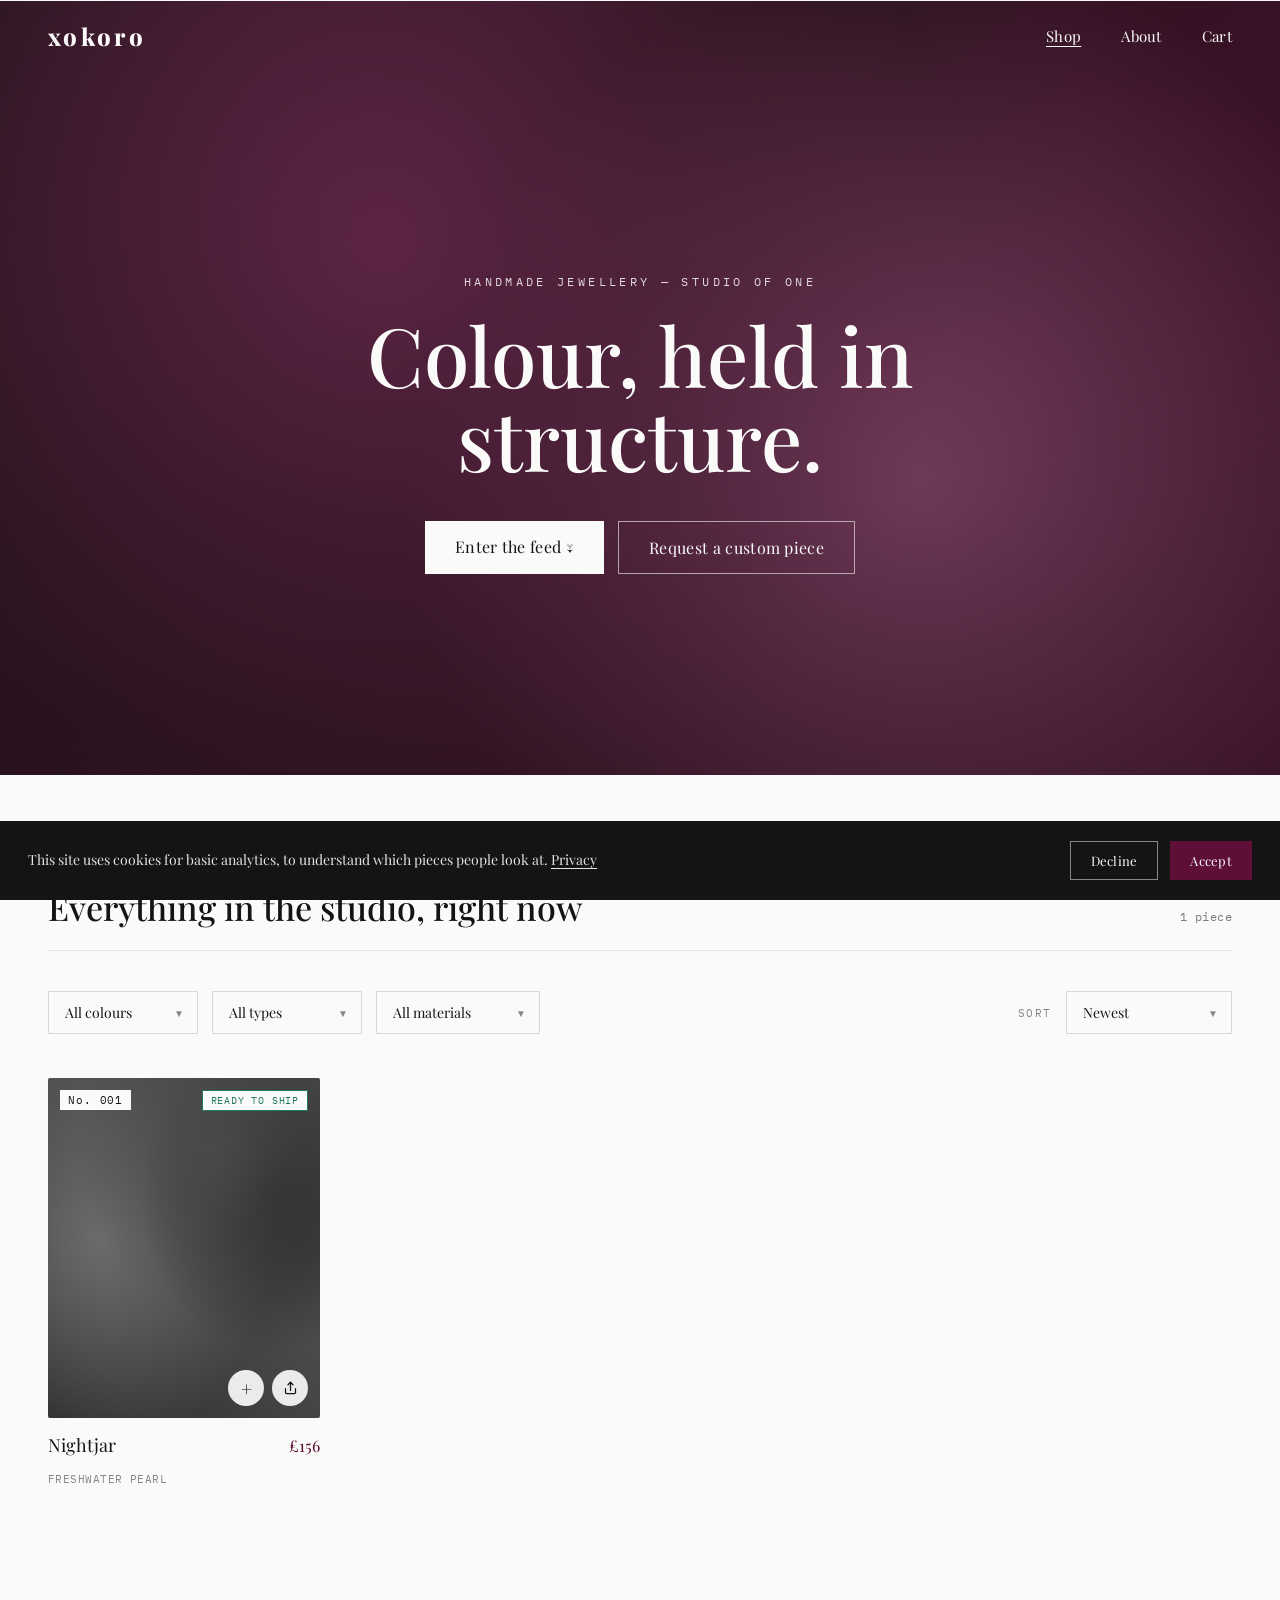
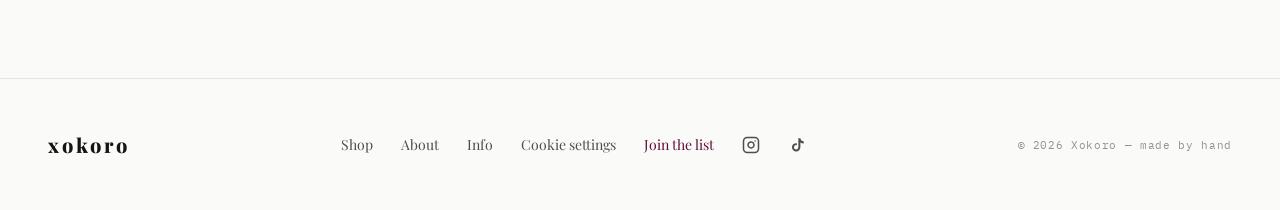
<file: index.html>
<!DOCTYPE html>
<html lang="en">
<head>
<!-- Consent defaults — must run before the GTM container loads, so Google's
     own tags start in a denied state until the visitor accepts the banner. -->
<script>
window.dataLayer = window.dataLayer || [];
function gtag(){dataLayer.push(arguments);}
gtag('consent', 'default', {
  'ad_storage': 'denied',
  'analytics_storage': 'denied',
  'ad_user_data': 'denied',
  'ad_personalization': 'denied',
  'wait_for_update': 500
});
(function () {
  try {
    if (localStorage.getItem('xokoro_consent') === 'granted') {
      gtag('consent', 'update', {
        'ad_storage': 'granted',
        'analytics_storage': 'granted',
        'ad_user_data': 'granted',
        'ad_personalization': 'granted'
      });
    }
  } catch (e) {}
})();
</script>
<!-- Google Tag Manager -->
<script>(function(w,d,s,l,i){w[l]=w[l]||[];w[l].push({'gtm.start':
new Date().getTime(),event:'gtm.js'});var f=d.getElementsByTagName(s)[0],
j=d.createElement(s),dl=l!='dataLayer'?'&l='+l:'';j.async=true;j.src=
'https://www.googletagmanager.com/gtm.js?id='+i+dl;f.parentNode.insertBefore(j,f);
})(window,document,'script','dataLayer','GTM-WSL549VM');</script>
<!-- End Google Tag Manager -->
<meta charset="UTF-8">
<meta name="viewport" content="width=device-width, initial-scale=1.0">
<title>Xokoro — Handmade jewellery, studio of one</title>
<meta name="description" content="Colour, held in structure. Handmade jewellery in small runs and one-offs, from a studio of one.">
<link rel="preconnect" href="https://fonts.googleapis.com">
<link rel="preconnect" href="https://fonts.gstatic.com" crossorigin>
<link href="https://fonts.googleapis.com/css2?family=Playfair+Display:ital,wght@0,400;0,500;0,600;0,700;0,800;0,900;1,400;1,500&family=IBM+Plex+Mono:wght@400;500&display=swap" rel="stylesheet">
<link href="assets/css/xokoro.css" rel="stylesheet">
<script src="https://www.google.com/recaptcha/api.js?render=6Lf280QtAAAAAMzj6UFqKdcvyTGwpMXFpKMaigfT" defer></script>
</head>
<body class="has-hero" data-root=".">
<!-- Google Tag Manager (noscript) -->
<noscript><iframe src="https://www.googletagmanager.com/ns.html?id=GTM-WSL549VM"
height="0" width="0" style="display:none;visibility:hidden"></iframe></noscript>
<!-- End Google Tag Manager (noscript) -->

<nav class="xok-nav">
  <div class="container">
    <a href="index.html" class="xok-nav-logo unset-btn">xokoro</a>
    <div class="xok-nav-links">
      <a href="index.html" class="xok-nav-link unset-btn" data-page="index.html">Shop</a>
      <a href="about.html" class="xok-nav-link unset-btn" data-page="about.html">About</a>
      <button type="button" class="xok-nav-link xok-cart-btn unset-btn" data-cart-open aria-label="Cart">Cart<span class="xok-cart-count" style="display:none;">0</span></button>
    </div>
  </div>
</nav>

<section class="xok-hero">
  <div class="xok-hero-inner">
    <div class="xok-eyebrow">Handmade jewellery — studio of one</div>
    <h1>Colour, held in structure.</h1>
    <div class="xok-hero-actions">
      <a href="#xok-feed" class="btn btn-light" data-scroll-to-feed>Enter the feed ↓</a>
      <a href="about.html?type=made-to-order" class="btn btn-outline-light">Request a custom piece</a>
    </div>
  </div>
</section>

<section class="xok-feed container" id="xok-feed">
  <div class="xok-feed-head">
    <div>
      <div class="xok-kicker">The Feed</div>
      <h2>Everything in the studio, right now</h2>
    </div>
    <div class="xok-result-count" id="xok-result-count"></div>
  </div>

  <div class="xok-filters">
    <div class="xok-select-wrap">
      <select class="xok-select" id="xok-filter-colour" aria-label="Filter by colour"></select>
    </div>
    <div class="xok-select-wrap">
      <select class="xok-select" id="xok-filter-category" aria-label="Filter by type"></select>
    </div>
    <div class="xok-select-wrap">
      <select class="xok-select" id="xok-filter-material" aria-label="Filter by material"></select>
    </div>
    <div class="xok-filters-spacer"></div>
    <span class="xok-sort-label">Sort</span>
    <div class="xok-select-wrap">
      <select class="xok-select" id="xok-sort" aria-label="Sort">
        <option value="newest">Newest</option>
        <option value="price-asc">Price, low to high</option>
        <option value="price-desc">Price, high to low</option>
      </select>
    </div>
  </div>

  <div class="xok-grid" id="xok-grid"></div>
  <div class="xok-empty" id="xok-empty" style="display:none;">Nothing matches those filters yet. <button id="xok-reset">Clear them.</button></div>
  <div class="xok-pagination" id="xok-pagination"></div>
</section>

<footer class="xok-footer">
  <div class="container">
    <a href="index.html" class="xok-footer-logo unset-btn">xokoro</a>
    <div class="xok-footer-links">
      <a href="index.html" class="xok-footer-link unset-btn">Shop</a>
      <a href="about.html" class="xok-footer-link unset-btn">About</a>
      <a href="info.html" class="xok-footer-link unset-btn">Info</a>
      <button class="xok-footer-link unset-btn" data-cookie-settings>Cookie settings</button>
      <button class="xok-footer-join" data-sub-open>Join the list</button>
      <a href="https://instagram.com" target="_blank" rel="noopener" class="xok-social" aria-label="Instagram" title="Instagram"><svg viewBox="0 0 24 24" fill="none" stroke="currentColor" stroke-width="2" stroke-linecap="round" stroke-linejoin="round" width="18" height="18"><rect x="2" y="2" width="20" height="20" rx="5" ry="5"></rect><path d="M16 11.37A4 4 0 1 1 12.63 8 4 4 0 0 1 16 11.37z"></path><line x1="17.5" y1="6.5" x2="17.51" y2="6.5"></line></svg></a>
      <a href="https://tiktok.com" target="_blank" rel="noopener" class="xok-social" aria-label="TikTok" title="TikTok"><svg viewBox="0 0 24 24" width="18" height="18" fill="currentColor"><path d="M16.5 3c.4 2.2 2 4 4.5 4.2V10c-1.6.1-3-.4-4.5-1.3v6.4a5.6 5.6 0 1 1-5.6-5.6c.3 0 .6 0 .9.1v2.6a2.9 2.9 0 1 0 2 2.8V3h2.7z"></path></svg></a>
    </div>
    <div class="xok-copyright">© <span data-year></span> Xokoro — made by hand</div>
  </div>
</footer>

<div class="xok-modal-overlay xok-sub-overlay">
  <div class="xok-sub-modal">
    <div class="xok-sub-banner"></div>
    <div class="xok-sub-body">
      <div class="xok-modal-kicker">The studio list</div>
      <h3>First look, before the feed</h3>
      <p>I post new work almost daily. Join the list and I'll send the pieces I'm most excited about before they go live.</p>
      <form class="xok-sub-form">
        <input type="text" name="company" class="xok-hp" tabindex="-1" autocomplete="off" aria-hidden="true">
        <input type="text" name="sName" placeholder="Your name" required>
        <input type="email" name="sEmail" placeholder="you@email.com" required>
        <div class="xok-form-error" style="display:none;"></div>
        <button type="submit" class="btn btn-accent">Join the list</button>
        <div class="xok-sub-fineprint">No spam; unsubscribe any time.</div>
      </form>
      <div class="xok-form-success" style="display:none;">You're on the list — thank you.</div>
    </div>
    <button class="xok-modal-close" data-sub-close aria-label="Close">✕</button>
  </div>
</div>
<div class="xok-toast"></div>

<script src="assets/js/site.js" defer></script>
<!-- Sandbox client ID for testing. Swap for the Live client ID once test
     purchases work end to end (developer.paypal.com > Apps & Credentials > Live). -->
<script src="https://www.paypal.com/sdk/js?client-id=AWe0EDs0qTmsLvu0VRCEOjwI426kwY5r39wY15nPmCxaiZqFDawmj0bSxD7gPV4zJ5Wu3gBEgH1vRWiq&currency=GBP" defer></script>
<script src="assets/js/cart.js" defer></script>
<script src="assets/js/products.js" defer></script>
</body>
</html>
</file>
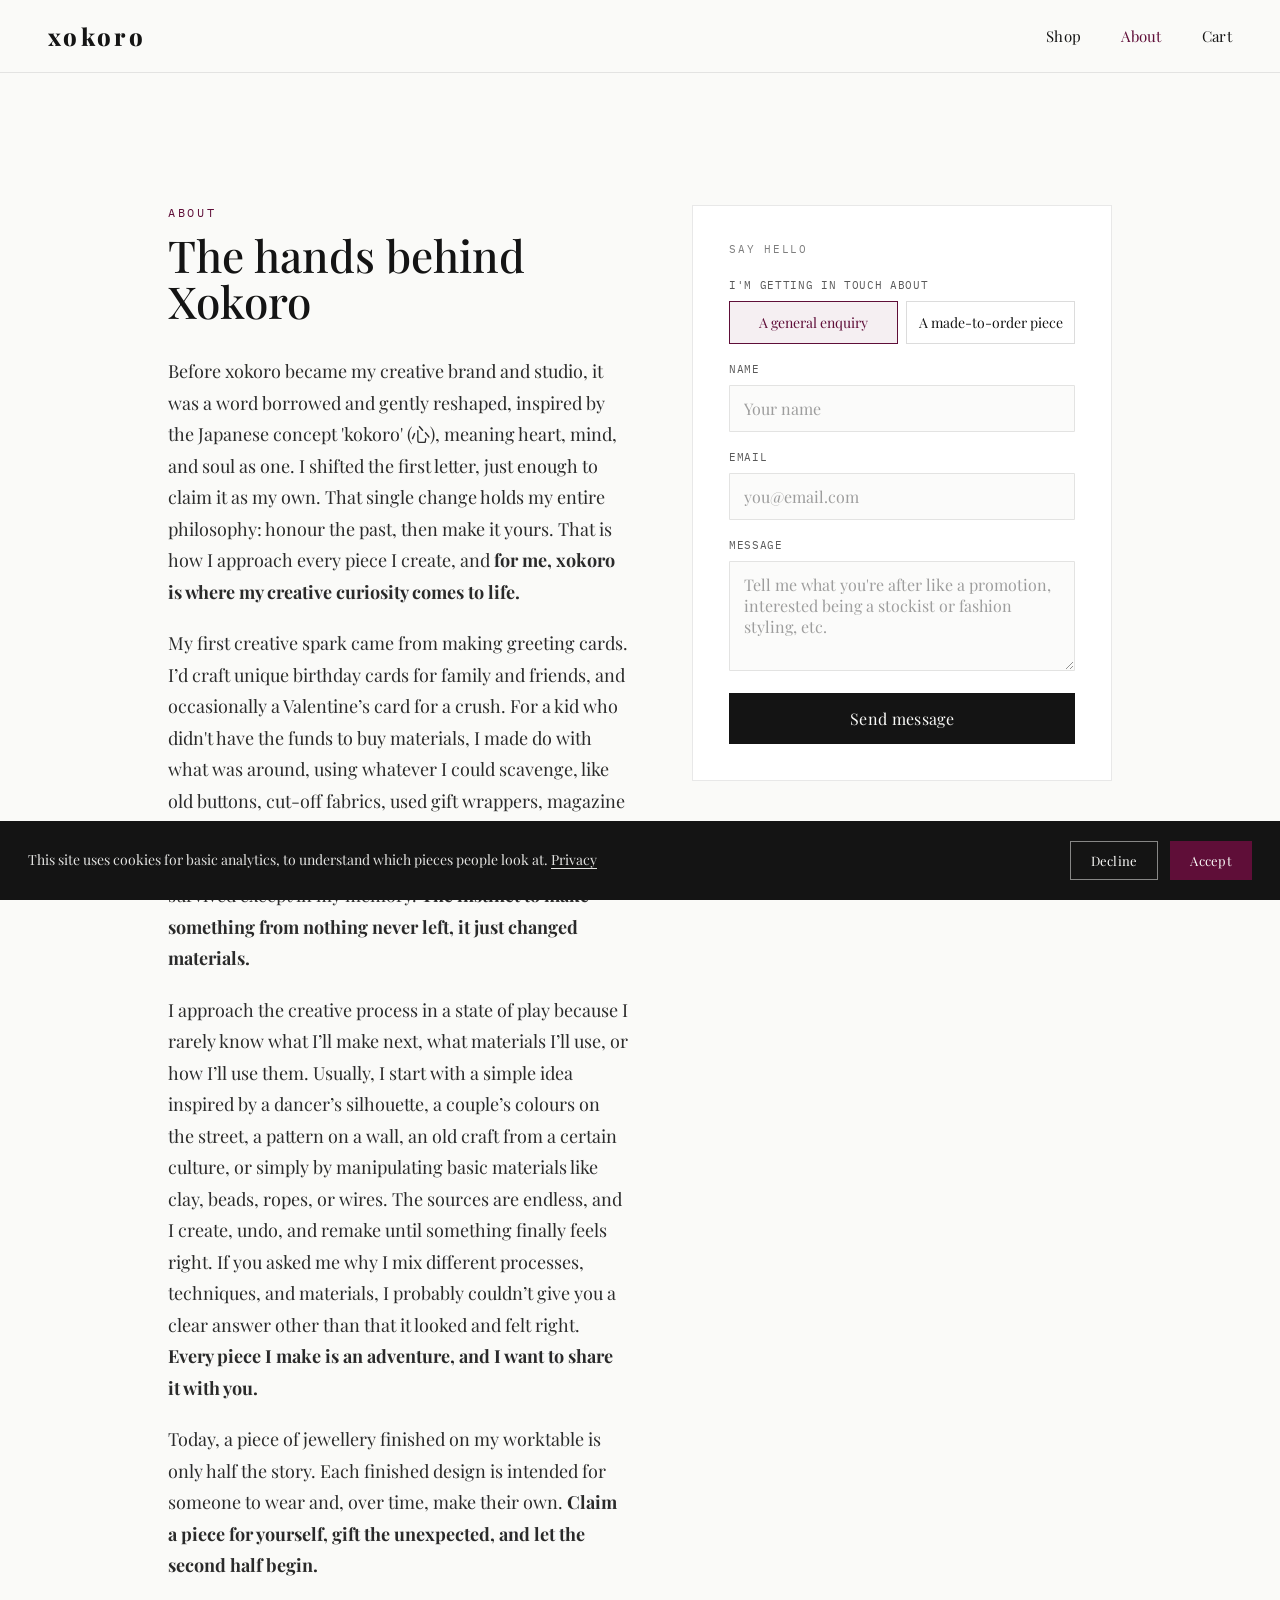
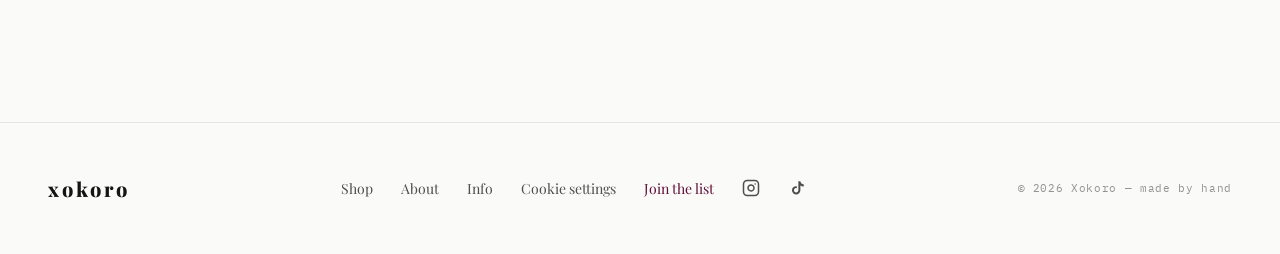
<file: about.html>
<!DOCTYPE html>
<html lang="en">
<head>
<!-- Consent defaults — must run before the GTM container loads, so Google's
     own tags start in a denied state until the visitor accepts the banner. -->
<script>
window.dataLayer = window.dataLayer || [];
function gtag(){dataLayer.push(arguments);}
gtag('consent', 'default', {
  'ad_storage': 'denied',
  'analytics_storage': 'denied',
  'ad_user_data': 'denied',
  'ad_personalization': 'denied',
  'wait_for_update': 500
});
(function () {
  try {
    if (localStorage.getItem('xokoro_consent') === 'granted') {
      gtag('consent', 'update', {
        'ad_storage': 'granted',
        'analytics_storage': 'granted',
        'ad_user_data': 'granted',
        'ad_personalization': 'granted'
      });
    }
  } catch (e) {}
})();
</script>
<!-- Google Tag Manager -->
<script>(function(w,d,s,l,i){w[l]=w[l]||[];w[l].push({'gtm.start':
new Date().getTime(),event:'gtm.js'});var f=d.getElementsByTagName(s)[0],
j=d.createElement(s),dl=l!='dataLayer'?'&l='+l:'';j.async=true;j.src=
'https://www.googletagmanager.com/gtm.js?id='+i+dl;f.parentNode.insertBefore(j,f);
})(window,document,'script','dataLayer','GTM-WSL549VM');</script>
<!-- End Google Tag Manager -->
<meta charset="UTF-8">
<meta name="viewport" content="width=device-width, initial-scale=1.0">
<title>About — Xokoro</title>
<meta name="description" content="The hands behind Xokoro — a studio of one, and how to get in touch.">
<link rel="preconnect" href="https://fonts.googleapis.com">
<link rel="preconnect" href="https://fonts.gstatic.com" crossorigin>
<link href="https://fonts.googleapis.com/css2?family=Playfair+Display:ital,wght@0,400;0,500;0,600;0,700;0,800;0,900;1,400;1,500&family=IBM+Plex+Mono:wght@400;500&display=swap" rel="stylesheet">
<link href="assets/css/xokoro.css" rel="stylesheet">
<script src="https://www.google.com/recaptcha/api.js?render=6Lf280QtAAAAAMzj6UFqKdcvyTGwpMXFpKMaigfT" defer></script>
</head>
<body class="no-hero" data-root=".">
<!-- Google Tag Manager (noscript) -->
<noscript><iframe src="https://www.googletagmanager.com/ns.html?id=GTM-WSL549VM"
height="0" width="0" style="display:none;visibility:hidden"></iframe></noscript>
<!-- End Google Tag Manager (noscript) -->

<nav class="xok-nav">
  <div class="container">
    <a href="index.html" class="xok-nav-logo unset-btn">xokoro</a>
    <div class="xok-nav-links">
      <a href="index.html" class="xok-nav-link unset-btn" data-page="index.html">Shop</a>
      <a href="about.html" class="xok-nav-link unset-btn" data-page="about.html">About</a>
      <button type="button" class="xok-nav-link xok-cart-btn unset-btn" data-cart-open aria-label="Cart">Cart<span class="xok-cart-count" style="display:none;">0</span></button>
    </div>
  </div>
</nav>

<div class="xok-about">
  <div class="xok-about-body">
    <div class="xok-about-copy">
      <div class="xok-kicker">About</div>
      <h1>The hands behind Xokoro</h1>
      <p>Before xokoro became my creative brand and studio, it was a word borrowed and gently reshaped, inspired by the Japanese concept 'kokoro' (心), meaning heart, mind, and soul as one. I shifted the first letter, just enough to claim it as my own. That single change holds my entire philosophy: honour the past, then make it yours. That is how I approach every piece I create, and <strong>
        for me, xokoro is where my creative curiosity comes to life.</strong></p>
      <p>
        My first creative spark came from making greeting cards. I’d craft unique birthday cards for family and friends, and occasionally a Valentine’s card for a crush. For a kid who didn't have the funds to buy materials, I made do with what was around, using whatever I could scavenge, like old buttons, cut-off fabrics, used gift wrappers, magazine clippings, even pieces of food packaging. Taking photographs wasn't a thing back then, so none of it survived except in my memory. <strong>The instinct to make something from nothing never left, it just changed materials.</strong>
      </p>
      <p>I approach the creative process in a state of play because I rarely know what I’ll make next, what materials I’ll use, or how I’ll use them. Usually, I start with a simple idea inspired by a dancer’s silhouette, a couple’s colours on the street, a pattern on a wall, an old craft from a certain culture, or simply by manipulating basic materials like clay, beads, ropes, or wires. The sources are endless, and I create, undo, and remake until something finally feels right. If you asked me why I mix different processes, techniques, and materials, I probably couldn’t give you a clear answer other than that it looked and felt right. <strong>Every piece I make is an adventure, and I want to share it with you.</strong></p>
      <p>Today, a piece of jewellery finished on my worktable is only half the story. Each finished design is intended for someone to wear and, over time, make their own. <strong>Claim a piece for yourself, gift the unexpected, and let the second half begin.</strong></p>
    </div>

    <div class="xok-contact-card">
      <div class="xok-contact-label">Say hello</div>
      <form class="xok-contact-form" id="xok-contact-form">
        <input type="text" name="company" class="xok-hp" tabindex="-1" autocomplete="off" aria-hidden="true">
        <div style="display:flex;flex-direction:column;gap:9px;">
          <span style="font-family:var(--mono);font-size:11px;letter-spacing:.06em;text-transform:uppercase;color:var(--ink);opacity:.7;">I'm getting in touch about</span>
          <div class="xok-contact-types">
            <button type="button" class="xok-type-btn is-selected" data-type="general">A general enquiry</button>
            <button type="button" class="xok-type-btn" data-type="made-to-order">A made-to-order piece</button>
          </div>
        </div>
        <label class="xok-field-label">Name
          <input type="text" name="cName" placeholder="Your name" required>
        </label>
        <label class="xok-field-label">Email
          <input type="email" name="cEmail" placeholder="you@email.com" required>
        </label>
        <label class="xok-field-label">Message
          <textarea name="cMsg" id="xok-contact-msg" rows="4" placeholder="Tell me what you're after like a promotion, interested being a stockist or fashion styling, etc." required></textarea>
        </label>
        <div class="xok-form-error" id="xok-contact-error" style="display:none;">Please add your name, a valid email, and a message.</div>
        <button type="submit" class="btn btn-dark" style="margin-top:4px;">Send message</button>
      </form>
      <div class="xok-form-success" id="xok-contact-success" style="display:none;">
        Thank you — your message is on its way. I read every one myself.
      </div>
    </div>
  </div>
</div>

<footer class="xok-footer">
  <div class="container">
    <a href="index.html" class="xok-footer-logo unset-btn">xokoro</a>
    <div class="xok-footer-links">
      <a href="index.html" class="xok-footer-link unset-btn">Shop</a>
      <a href="about.html" class="xok-footer-link unset-btn">About</a>
      <a href="info.html" class="xok-footer-link unset-btn">Info</a>
      <button class="xok-footer-link unset-btn" data-cookie-settings>Cookie settings</button>
      <button class="xok-footer-join" data-sub-open>Join the list</button>
      <a href="https://instagram.com" target="_blank" rel="noopener" class="xok-social" aria-label="Instagram" title="Instagram"><svg viewBox="0 0 24 24" fill="none" stroke="currentColor" stroke-width="2" stroke-linecap="round" stroke-linejoin="round" width="18" height="18"><rect x="2" y="2" width="20" height="20" rx="5" ry="5"></rect><path d="M16 11.37A4 4 0 1 1 12.63 8 4 4 0 0 1 16 11.37z"></path><line x1="17.5" y1="6.5" x2="17.51" y2="6.5"></line></svg></a>
      <a href="https://tiktok.com" target="_blank" rel="noopener" class="xok-social" aria-label="TikTok" title="TikTok"><svg viewBox="0 0 24 24" width="18" height="18" fill="currentColor"><path d="M16.5 3c.4 2.2 2 4 4.5 4.2V10c-1.6.1-3-.4-4.5-1.3v6.4a5.6 5.6 0 1 1-5.6-5.6c.3 0 .6 0 .9.1v2.6a2.9 2.9 0 1 0 2 2.8V3h2.7z"></path></svg></a>
    </div>
    <div class="xok-copyright">© <span data-year></span> Xokoro — made by hand</div>
  </div>
</footer>

<div class="xok-modal-overlay xok-sub-overlay">
  <div class="xok-sub-modal">
    <div class="xok-sub-banner"></div>
    <div class="xok-sub-body">
      <div class="xok-modal-kicker">The studio list</div>
      <h3>First look, before the feed</h3>
      <p>I post new work almost daily. Join the list and I'll send the pieces I'm most excited about before they go live.</p>
      <form class="xok-sub-form">
        <input type="text" name="company" class="xok-hp" tabindex="-1" autocomplete="off" aria-hidden="true">
        <input type="text" name="sName" placeholder="Your name" required>
        <input type="email" name="sEmail" placeholder="you@email.com" required>
        <div class="xok-form-error" style="display:none;"></div>
        <button type="submit" class="btn btn-accent">Join the list</button>
        <div class="xok-sub-fineprint">No spam; unsubscribe any time.</div>
      </form>
      <div class="xok-form-success" style="display:none;">You're on the list — thank you.</div>
    </div>
    <button class="xok-modal-close" data-sub-close aria-label="Close">✕</button>
  </div>
</div>
<div class="xok-toast"></div>

<script src="assets/js/site.js" defer></script>
<script src="https://www.paypal.com/sdk/js?client-id=AWe0EDs0qTmsLvu0VRCEOjwI426kwY5r39wY15nPmCxaiZqFDawmj0bSxD7gPV4zJ5Wu3gBEgH1vRWiq&currency=GBP" defer></script>
<script src="assets/js/cart.js" defer></script>
<script>
  (function () {
    var form = document.getElementById('xok-contact-form');
    var errorEl = document.getElementById('xok-contact-error');
    var defaultErrorText = errorEl.textContent;
    var successEl = document.getElementById('xok-contact-success');
    var hpInput = form.querySelector('.xok-hp');
    var loadedAt = Date.now();
    var typeBtns = document.querySelectorAll('.xok-type-btn');
    var msgInput = document.getElementById('xok-contact-msg');
    var MSG_PLACEHOLDERS = {
      general: 'Tell me what you\'re after like a promotion, interested being a stockist or fashion styling, etc.',
      'made-to-order': 'Give me the basics like what you\'re looking to be created, add as much links as you want, and the date you need it, and we\'ll take it from there.'
    };
    function updateMsgPlaceholder() {
      var selected = document.querySelector('.xok-type-btn.is-selected');
      var type = selected ? selected.getAttribute('data-type') : 'general';
      msgInput.setAttribute('placeholder', MSG_PLACEHOLDERS[type] || MSG_PLACEHOLDERS.general);
    }
    typeBtns.forEach(function (b) {
      b.addEventListener('click', function () {
        typeBtns.forEach(function (o) { o.classList.remove('is-selected'); });
        b.classList.add('is-selected');
        updateMsgPlaceholder();
      });
    });
    var wantedType = new URLSearchParams(location.search).get('type');
    if (wantedType) {
      typeBtns.forEach(function (b) {
        b.classList.toggle('is-selected', b.getAttribute('data-type') === wantedType);
      });
    }
    updateMsgPlaceholder();
    form.addEventListener('submit', function (e) {
      e.preventDefault();
      var name = form.cName.value.trim();
      var email = form.cEmail.value.trim();
      var msg = form.cMsg.value.trim();
      if (!name || email.indexOf('@') === -1 || !msg) {
        errorEl.textContent = defaultErrorText;
        errorEl.style.display = 'block';
        return;
      }
      // Spam trap: filled honeypot, or a submit too fast for a human to have
      // typed a name, email and message. Pretend it worked either way,
      // without actually sending anything.
      if ((hpInput && hpInput.value) || (Date.now() - loadedAt < 2500)) {
        form.reset();
        form.style.display = 'none';
        successEl.style.display = 'block';
        return;
      }
      errorEl.style.display = 'none';

      var selectedType = document.querySelector('.xok-type-btn.is-selected');
      var enquiryType = selectedType ? selectedType.getAttribute('data-type') : 'general';
      var submitBtn = form.querySelector('button[type="submit"]');
      if (submitBtn) submitBtn.disabled = true;

      window.xokoroGetRecaptchaToken('contact').then(function (token) {
        return window.xokoroSubmitToSheet({
          formType: 'contact',
          recaptchaToken: token,
          type: enquiryType,
          name: name,
          email: email,
          message: msg
        });
      }).then(function () {
        form.reset();
        form.style.display = 'none';
        successEl.style.display = 'block';
        if (window.xokoroTrack) window.xokoroTrack('generate_lead', { method: 'contact_form', enquiry_type: enquiryType });
      }).catch(function () {
        errorEl.textContent = 'Something went wrong sending that — please try again.';
        errorEl.style.display = 'block';
        if (submitBtn) submitBtn.disabled = false;
      });
    });
  })();
</script>
</body>
</html>
</file>
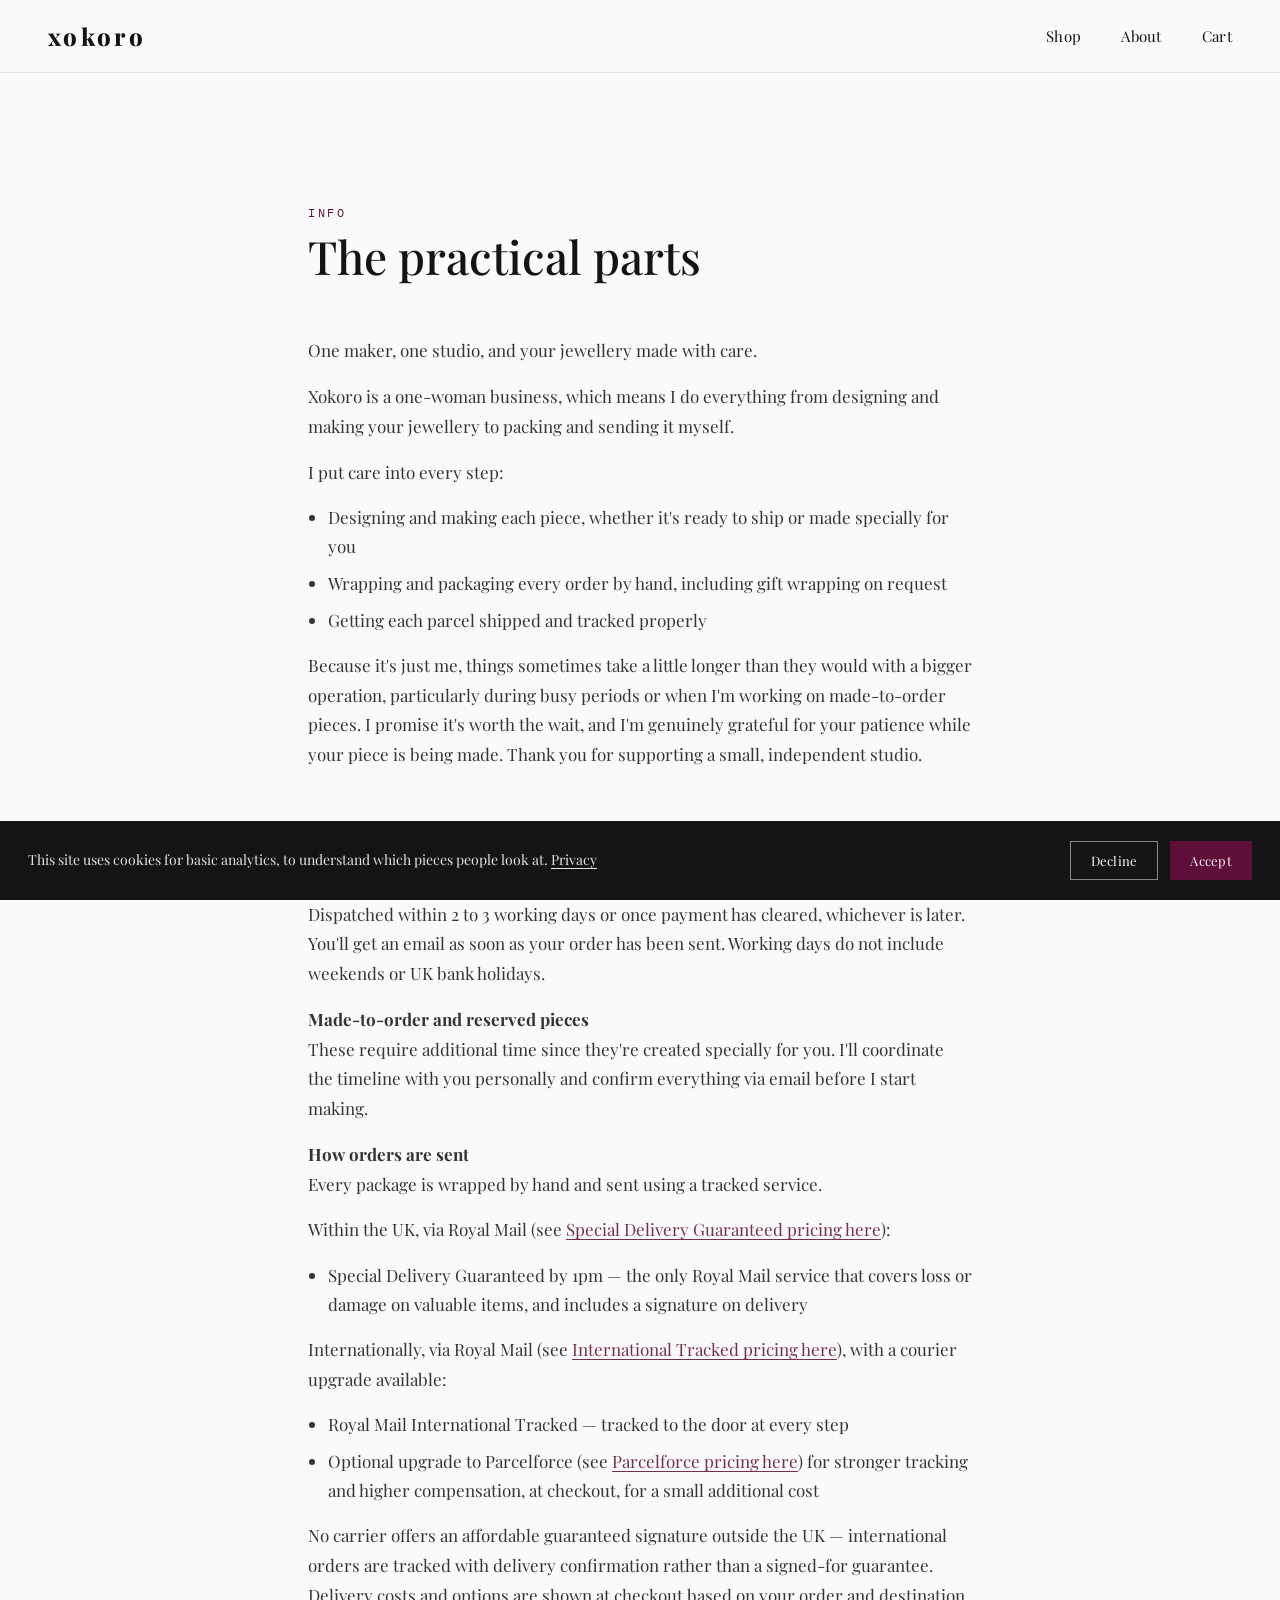
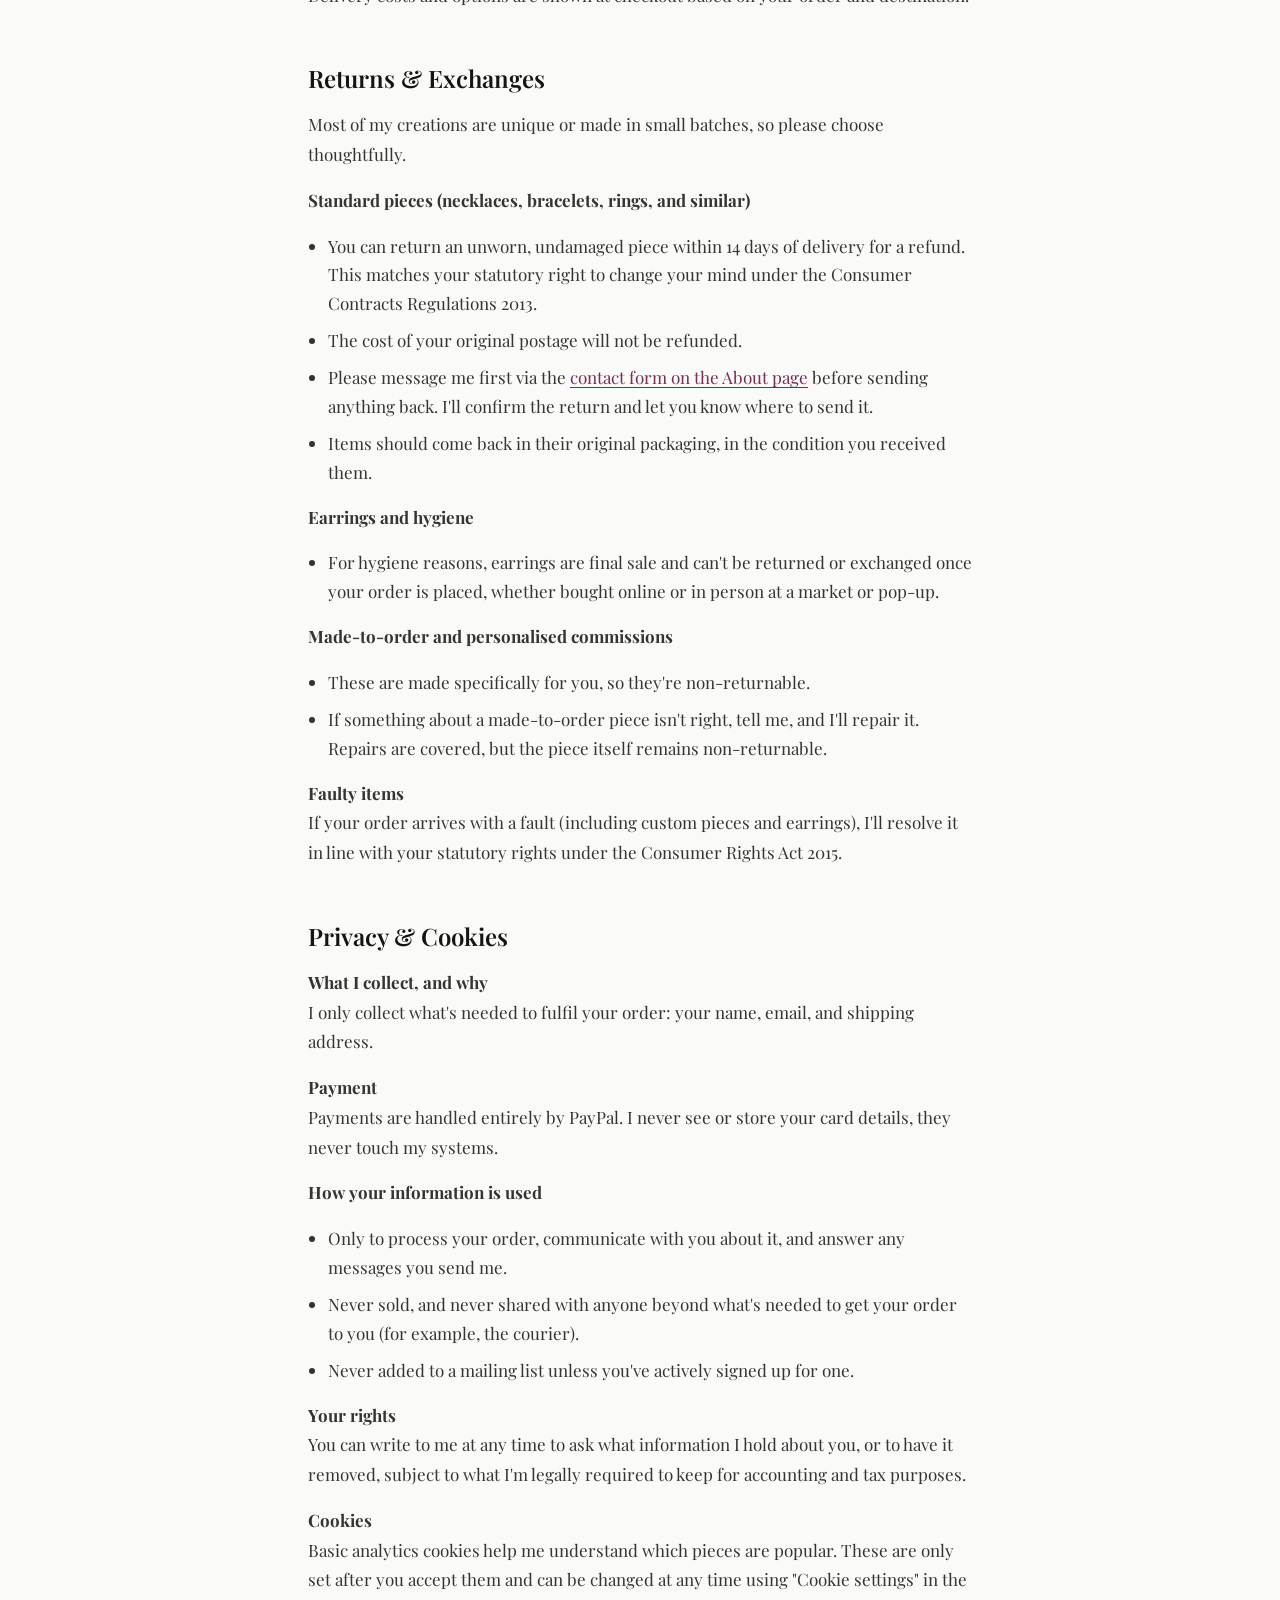
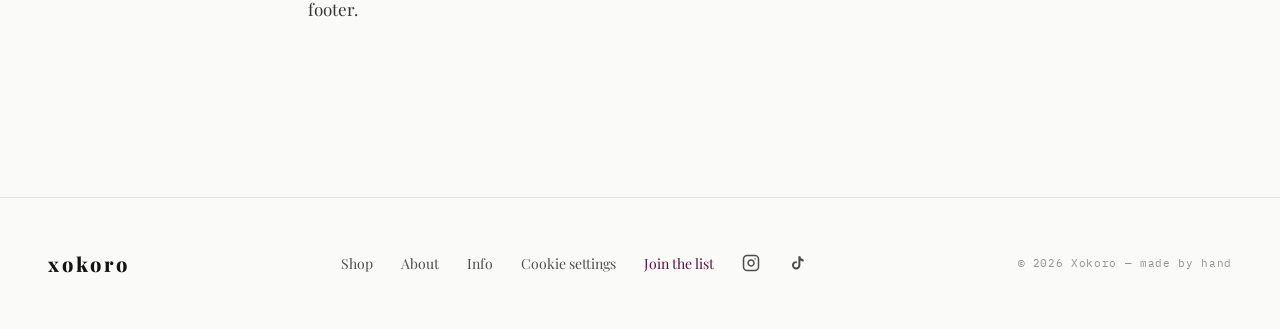
<file: info.html>
<!DOCTYPE html>
<html lang="en">
<head>
<!-- Consent defaults — must run before the GTM container loads, so Google's
     own tags start in a denied state until the visitor accepts the banner. -->
<script>
window.dataLayer = window.dataLayer || [];
function gtag(){dataLayer.push(arguments);}
gtag('consent', 'default', {
  'ad_storage': 'denied',
  'analytics_storage': 'denied',
  'ad_user_data': 'denied',
  'ad_personalization': 'denied',
  'wait_for_update': 500
});
(function () {
  try {
    if (localStorage.getItem('xokoro_consent') === 'granted') {
      gtag('consent', 'update', {
        'ad_storage': 'granted',
        'analytics_storage': 'granted',
        'ad_user_data': 'granted',
        'ad_personalization': 'granted'
      });
    }
  } catch (e) {}
})();
</script>
<!-- Google Tag Manager -->
<script>(function(w,d,s,l,i){w[l]=w[l]||[];w[l].push({'gtm.start':
new Date().getTime(),event:'gtm.js'});var f=d.getElementsByTagName(s)[0],
j=d.createElement(s),dl=l!='dataLayer'?'&l='+l:'';j.async=true;j.src=
'https://www.googletagmanager.com/gtm.js?id='+i+dl;f.parentNode.insertBefore(j,f);
})(window,document,'script','dataLayer','GTM-WSL549VM');</script>
<!-- End Google Tag Manager -->
<meta charset="UTF-8">
<meta name="viewport" content="width=device-width, initial-scale=1.0">
<title>Info — Xokoro</title>
<meta name="description" content="Shipping, returns and privacy — the practical parts of ordering from Xokoro.">
<link rel="preconnect" href="https://fonts.googleapis.com">
<link rel="preconnect" href="https://fonts.gstatic.com" crossorigin>
<link href="https://fonts.googleapis.com/css2?family=Playfair+Display:ital,wght@0,400;0,500;0,600;0,700;0,800;0,900;1,400;1,500&family=IBM+Plex+Mono:wght@400;500&display=swap" rel="stylesheet">
<link href="assets/css/xokoro.css" rel="stylesheet">
<script src="https://www.google.com/recaptcha/api.js?render=6Lf280QtAAAAAMzj6UFqKdcvyTGwpMXFpKMaigfT" defer></script>
</head>
<body class="no-hero" data-root=".">
<!-- Google Tag Manager (noscript) -->
<noscript><iframe src="https://www.googletagmanager.com/ns.html?id=GTM-WSL549VM"
height="0" width="0" style="display:none;visibility:hidden"></iframe></noscript>
<!-- End Google Tag Manager (noscript) -->

<nav class="xok-nav">
  <div class="container">
    <a href="index.html" class="xok-nav-logo unset-btn">xokoro</a>
    <div class="xok-nav-links">
      <a href="index.html" class="xok-nav-link unset-btn" data-page="index.html">Shop</a>
      <a href="about.html" class="xok-nav-link unset-btn" data-page="about.html">About</a>
      <button type="button" class="xok-nav-link xok-cart-btn unset-btn" data-cart-open aria-label="Cart">Cart<span class="xok-cart-count" style="display:none;">0</span></button>
    </div>
  </div>
</nav>

<div class="xok-info">
  <div class="xok-kicker">Info</div>
  <h1>The practical parts</h1>

  <div class="xok-info-section">
    <p>One maker, one studio, and your jewellery made with care.</p>
    <p>Xokoro is a one-woman business, which means I do everything from designing and making your jewellery to packing and sending it myself.</p>
    <p>I put care into every step:</p>
    <ul>
      <li>Designing and making each piece, whether it's ready to ship or made specially for you</li>
      <li>Wrapping and packaging every order by hand, including gift wrapping on request</li>
      <li>Getting each parcel shipped and tracked properly</li>
    </ul>
    <p>Because it's just me, things sometimes take a little longer than they would with a bigger operation, particularly during busy periods or when I'm working on made-to-order pieces. I promise it's worth the wait, and I'm genuinely grateful for your patience while your piece is being made. Thank you for supporting a small, independent studio.</p>
  </div>

  <div class="xok-info-section">
    <h2>Shipping &amp; Delivery</h2>
    <p><strong>Ready-to-ship pieces</strong><br>Dispatched within 2 to 3 working days or once payment has cleared, whichever is later. You'll get an email as soon as your order has been sent. Working days do not include weekends or UK bank holidays.</p>
    <p><strong>Made-to-order and reserved pieces</strong><br>These require additional time since they're created specially for you. I'll coordinate the timeline with you personally and confirm everything via email before I start making.</p>
    <p><strong>How orders are sent</strong><br>Every package is wrapped by hand and sent using a tracked service.</p>
    <p>Within the UK, via Royal Mail (see <a href="https://www.royalmail.com/sending/uk/special-delivery-guaranteed-1pm" target="_blank" rel="noopener">Special Delivery Guaranteed pricing here</a>):</p>
    <ul>
      <li>Special Delivery Guaranteed by 1pm — the only Royal Mail service that covers loss or damage on valuable items, and includes a signature on delivery</li>
    </ul>
    <p>Internationally, via Royal Mail (see <a href="https://www.royalmail.com/sending/international/international-tracked" target="_blank" rel="noopener">International Tracked pricing here</a>), with a courier upgrade available:</p>
    <ul>
      <li>Royal Mail International Tracked — tracked to the door at every step</li>
      <li>Optional upgrade to Parcelforce (see <a href="https://www.parcelforce.com/sending-parcel/international-parcel-delivery" target="_blank" rel="noopener">Parcelforce pricing here</a>) for stronger tracking and higher compensation, at checkout, for a small additional cost</li>
    </ul>
    <p>No carrier offers an affordable guaranteed signature outside the UK — international orders are tracked with delivery confirmation rather than a signed-for guarantee. Delivery costs and options are shown at checkout based on your order and destination.</p>
  </div>

  <div class="xok-info-section">
    <h2>Returns &amp; Exchanges</h2>
    <p>Most of my creations are unique or made in small batches, so please choose thoughtfully.</p>
    <p><strong>Standard pieces (necklaces, bracelets, rings, and similar)</strong></p>
    <ul>
      <li>You can return an unworn, undamaged piece within 14 days of delivery for a refund. This matches your statutory right to change your mind under the Consumer Contracts Regulations 2013.</li>
      <li>The cost of your original postage will not be refunded.</li>
      <li>Please message me first via the <a href="about.html?type=general">contact form on the About page</a> before sending anything back. I'll confirm the return and let you know where to send it.</li>
      <li>Items should come back in their original packaging, in the condition you received them.</li>
    </ul>
    <p><strong>Earrings and hygiene</strong></p>
    <ul>
      <li>For hygiene reasons, earrings are final sale and can't be returned or exchanged once your order is placed, whether bought online or in person at a market or pop-up.</li>
    </ul>
    <p><strong>Made-to-order and personalised commissions</strong></p>
    <ul>
      <li>These are made specifically for you, so they're non-returnable.</li>
      <li>If something about a made-to-order piece isn't right, tell me, and I'll repair it. Repairs are covered, but the piece itself remains non-returnable.</li>
    </ul>
    <p><strong>Faulty items</strong><br>If your order arrives with a fault (including custom pieces and earrings), I'll resolve it in line with your statutory rights under the Consumer Rights Act 2015.</p>
  </div>

  <div class="xok-info-section" id="privacy">
    <h2>Privacy &amp; Cookies</h2>
    <p><strong>What I collect, and why</strong><br>I only collect what's needed to fulfil your order: your name, email, and shipping address.</p>
    <p><strong>Payment</strong><br>Payments are handled entirely by PayPal. I never see or store your card details, they never touch my systems.</p>
    <p><strong>How your information is used</strong></p>
    <ul>
      <li>Only to process your order, communicate with you about it, and answer any messages you send me.</li>
      <li>Never sold, and never shared with anyone beyond what's needed to get your order to you (for example, the courier).</li>
      <li>Never added to a mailing list unless you've actively signed up for one.</li>
    </ul>
    <p><strong>Your rights</strong><br>You can write to me at any time to ask what information I hold about you, or to have it removed, subject to what I'm legally required to keep for accounting and tax purposes.</p>
    <p><strong>Cookies</strong><br>Basic analytics cookies help me understand which pieces are popular. These are only set after you accept them and can be changed at any time using "Cookie settings" in the footer.</p>
  </div>
</div>

<footer class="xok-footer">
  <div class="container">
    <a href="index.html" class="xok-footer-logo unset-btn">xokoro</a>
    <div class="xok-footer-links">
      <a href="index.html" class="xok-footer-link unset-btn">Shop</a>
      <a href="about.html" class="xok-footer-link unset-btn">About</a>
      <a href="info.html" class="xok-footer-link unset-btn">Info</a>
      <button class="xok-footer-link unset-btn" data-cookie-settings>Cookie settings</button>
      <button class="xok-footer-join" data-sub-open>Join the list</button>
      <a href="https://instagram.com" target="_blank" rel="noopener" class="xok-social" aria-label="Instagram" title="Instagram"><svg viewBox="0 0 24 24" fill="none" stroke="currentColor" stroke-width="2" stroke-linecap="round" stroke-linejoin="round" width="18" height="18"><rect x="2" y="2" width="20" height="20" rx="5" ry="5"></rect><path d="M16 11.37A4 4 0 1 1 12.63 8 4 4 0 0 1 16 11.37z"></path><line x1="17.5" y1="6.5" x2="17.51" y2="6.5"></line></svg></a>
      <a href="https://tiktok.com" target="_blank" rel="noopener" class="xok-social" aria-label="TikTok" title="TikTok"><svg viewBox="0 0 24 24" width="18" height="18" fill="currentColor"><path d="M16.5 3c.4 2.2 2 4 4.5 4.2V10c-1.6.1-3-.4-4.5-1.3v6.4a5.6 5.6 0 1 1-5.6-5.6c.3 0 .6 0 .9.1v2.6a2.9 2.9 0 1 0 2 2.8V3h2.7z"></path></svg></a>
    </div>
    <div class="xok-copyright">© <span data-year></span> Xokoro — made by hand</div>
  </div>
</footer>

<div class="xok-modal-overlay xok-sub-overlay">
  <div class="xok-sub-modal">
    <div class="xok-sub-banner"></div>
    <div class="xok-sub-body">
      <div class="xok-modal-kicker">The studio list</div>
      <h3>First look, before the feed</h3>
      <p>I post new work almost daily. Join the list and I'll send the pieces I'm most excited about before they go live.</p>
      <form class="xok-sub-form">
        <input type="text" name="company" class="xok-hp" tabindex="-1" autocomplete="off" aria-hidden="true">
        <input type="text" name="sName" placeholder="Your name" required>
        <input type="email" name="sEmail" placeholder="you@email.com" required>
        <div class="xok-form-error" style="display:none;"></div>
        <button type="submit" class="btn btn-accent">Join the list</button>
        <div class="xok-sub-fineprint">No spam; unsubscribe any time.</div>
      </form>
      <div class="xok-form-success" style="display:none;">You're on the list — thank you.</div>
    </div>
    <button class="xok-modal-close" data-sub-close aria-label="Close">✕</button>
  </div>
</div>
<div class="xok-toast"></div>

<script src="assets/js/site.js" defer></script>
<script src="https://www.paypal.com/sdk/js?client-id=AWe0EDs0qTmsLvu0VRCEOjwI426kwY5r39wY15nPmCxaiZqFDawmj0bSxD7gPV4zJ5Wu3gBEgH1vRWiq&currency=GBP" defer></script>
<script src="assets/js/cart.js" defer></script>
</body>
</html>
</file>
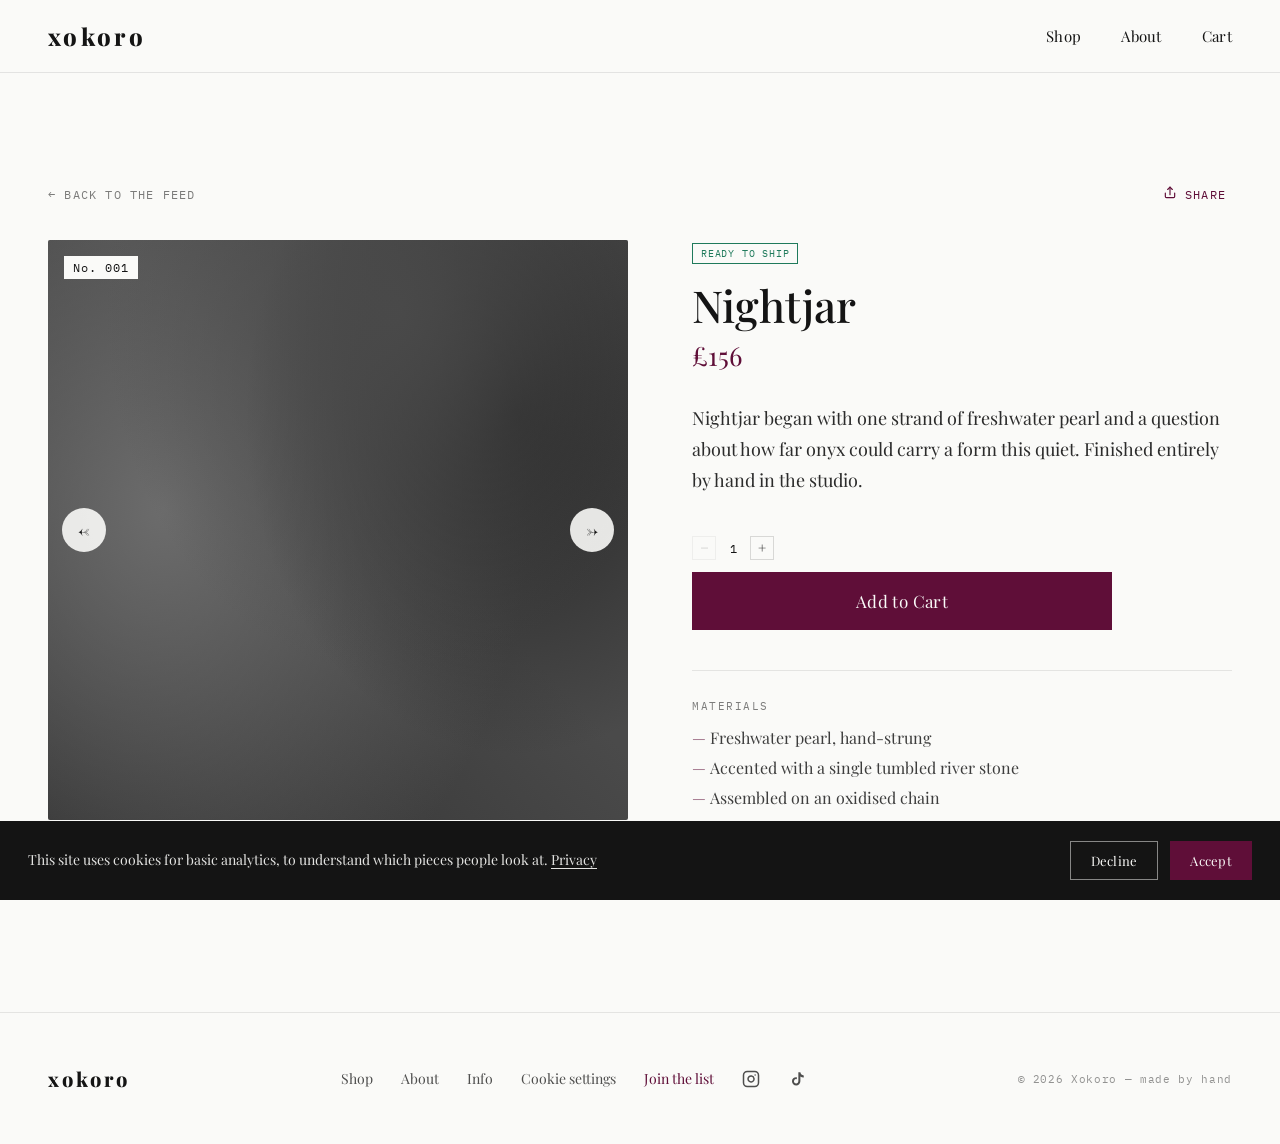
<file: product.html>
<!DOCTYPE html>
<html lang="en">
<head>
<!-- Consent defaults — must run before the GTM container loads, so Google's
     own tags start in a denied state until the visitor accepts the banner. -->
<script>
window.dataLayer = window.dataLayer || [];
function gtag(){dataLayer.push(arguments);}
gtag('consent', 'default', {
  'ad_storage': 'denied',
  'analytics_storage': 'denied',
  'ad_user_data': 'denied',
  'ad_personalization': 'denied',
  'wait_for_update': 500
});
(function () {
  try {
    if (localStorage.getItem('xokoro_consent') === 'granted') {
      gtag('consent', 'update', {
        'ad_storage': 'granted',
        'analytics_storage': 'granted',
        'ad_user_data': 'granted',
        'ad_personalization': 'granted'
      });
    }
  } catch (e) {}
})();
</script>
<!-- Google Tag Manager -->
<script>(function(w,d,s,l,i){w[l]=w[l]||[];w[l].push({'gtm.start':
new Date().getTime(),event:'gtm.js'});var f=d.getElementsByTagName(s)[0],
j=d.createElement(s),dl=l!='dataLayer'?'&l='+l:'';j.async=true;j.src=
'https://www.googletagmanager.com/gtm.js?id='+i+dl;f.parentNode.insertBefore(j,f);
})(window,document,'script','dataLayer','GTM-WSL549VM');</script>
<!-- End Google Tag Manager -->
<meta charset="UTF-8">
<meta name="viewport" content="width=device-width, initial-scale=1.0">
<title>Xokoro — Product</title>
<link rel="preconnect" href="https://fonts.googleapis.com">
<link rel="preconnect" href="https://fonts.gstatic.com" crossorigin>
<link href="https://fonts.googleapis.com/css2?family=Playfair+Display:ital,wght@0,400;0,500;0,600;0,700;0,800;0,900;1,400;1,500&family=IBM+Plex+Mono:wght@400;500&display=swap" rel="stylesheet">
<link href="assets/css/xokoro.css" rel="stylesheet">
<script src="https://www.google.com/recaptcha/api.js?render=6Lf280QtAAAAAMzj6UFqKdcvyTGwpMXFpKMaigfT" defer></script>
</head>
<body class="no-hero" data-root=".">
<!-- Google Tag Manager (noscript) -->
<noscript><iframe src="https://www.googletagmanager.com/ns.html?id=GTM-WSL549VM"
height="0" width="0" style="display:none;visibility:hidden"></iframe></noscript>
<!-- End Google Tag Manager (noscript) -->

<nav class="xok-nav">
  <div class="container">
    <a href="index.html" class="xok-nav-logo unset-btn">xokoro</a>
    <div class="xok-nav-links">
      <a href="index.html" class="xok-nav-link unset-btn" data-page="index.html">Shop</a>
      <a href="about.html" class="xok-nav-link unset-btn" data-page="about.html">About</a>
      <button type="button" class="xok-nav-link xok-cart-btn unset-btn" data-cart-open aria-label="Cart">Cart<span class="xok-cart-count" style="display:none;">0</span></button>
    </div>
  </div>
</nav>

<div class="xok-product" id="xok-product-root">
  <div class="xok-product-top">
    <a href="index.html" class="xok-back">← Back to the feed</a>
    <button class="xok-share-link" id="xok-share-btn"><span class="xok-icon-share"><svg viewBox="0 0 24 24" fill="none" stroke="currentColor" stroke-width="2" stroke-linecap="round" stroke-linejoin="round" width="14" height="14"><path d="M4 12v6a2 2 0 0 0 2 2h12a2 2 0 0 0 2-2v-6"/><polyline points="16 6 12 2 8 6"/><line x1="12" y1="2" x2="12" y2="15"/></svg></span> Share</button>
  </div>

  <div class="xok-product-body">
    <div class="xok-product-media">
      <div class="xok-product-img" id="xok-product-img">
        <button class="xok-img-nav prev" id="xok-img-prev" aria-label="Previous image">←</button>
        <button class="xok-img-nav next" id="xok-img-next" aria-label="Next image">→</button>
        <span class="xok-product-no" id="xok-product-no"></span>
      </div>
      <div class="xok-thumbs" id="xok-thumbs"></div>
    </div>

    <div class="xok-product-info">
      <span class="xok-tag" id="xok-product-tag" style="position:static;display:inline-block;"></span>
      <h1 id="xok-product-title"></h1>
      <div class="xok-product-price" id="xok-product-price"></div>
      <p class="xok-product-desc" id="xok-product-desc"></p>

      <div class="xok-variants" id="xok-variants" style="display:none;">
        <div class="xok-variants-label">Colourway</div>
        <div class="xok-variant-chips" id="xok-variant-chips"></div>
      </div>

      <div class="xok-stock-note" id="xok-stock-note" style="display:none;"></div>

      <div class="xok-cta-group" id="xok-add-group">
        <div class="xok-cart-line-qty xok-add-qty" id="xok-add-qty-wrap">
          <button type="button" id="xok-add-qty-dec" aria-label="Decrease quantity">−</button>
          <span id="xok-add-qty-value">1</span>
          <button type="button" id="xok-add-qty-inc" aria-label="Increase quantity">+</button>
        </div>
        <button class="btn btn-accent" id="xok-add-to-cart">Add to Cart</button>
      </div>
      <p class="xok-modal-note" id="xok-add-note" style="display:none;"></p>

      <div class="xok-cta-group" id="xok-notify-group" style="display:none;">
        <div class="xok-sold-out-label">Sold out</div>
        <form id="xok-notify-form" class="xok-notify-form">
          <input type="text" name="company" class="xok-hp" tabindex="-1" autocomplete="off" aria-hidden="true">
          <input type="email" id="xok-notify-email" placeholder="you@email.com" required>
          <button type="submit" class="btn btn-outline-dark">Notify me</button>
        </form>
        <div class="xok-form-success xok-notify-success" style="display:none;">You'll hear from me if this comes back.</div>
        <div class="xok-form-error xok-notify-error" style="display:none;"></div>
      </div>

      <div class="xok-materials">
        <div class="xok-materials-label">Materials</div>
        <ul id="xok-materials-list"></ul>
      </div>
    </div>
  </div>
</div>

<footer class="xok-footer">
  <div class="container">
    <a href="index.html" class="xok-footer-logo unset-btn">xokoro</a>
    <div class="xok-footer-links">
      <a href="index.html" class="xok-footer-link unset-btn">Shop</a>
      <a href="about.html" class="xok-footer-link unset-btn">About</a>
      <a href="info.html" class="xok-footer-link unset-btn">Info</a>
      <button class="xok-footer-link unset-btn" data-cookie-settings>Cookie settings</button>
      <button class="xok-footer-join" data-sub-open>Join the list</button>
      <a href="https://instagram.com" target="_blank" rel="noopener" class="xok-social" aria-label="Instagram" title="Instagram"><svg viewBox="0 0 24 24" fill="none" stroke="currentColor" stroke-width="2" stroke-linecap="round" stroke-linejoin="round" width="18" height="18"><rect x="2" y="2" width="20" height="20" rx="5" ry="5"></rect><path d="M16 11.37A4 4 0 1 1 12.63 8 4 4 0 0 1 16 11.37z"></path><line x1="17.5" y1="6.5" x2="17.51" y2="6.5"></line></svg></a>
      <a href="https://tiktok.com" target="_blank" rel="noopener" class="xok-social" aria-label="TikTok" title="TikTok"><svg viewBox="0 0 24 24" width="18" height="18" fill="currentColor"><path d="M16.5 3c.4 2.2 2 4 4.5 4.2V10c-1.6.1-3-.4-4.5-1.3v6.4a5.6 5.6 0 1 1-5.6-5.6c.3 0 .6 0 .9.1v2.6a2.9 2.9 0 1 0 2 2.8V3h2.7z"></path></svg></a>
    </div>
    <div class="xok-copyright">© <span data-year></span> Xokoro — made by hand</div>
  </div>
</footer>

<div class="xok-modal-overlay xok-sub-overlay">
  <div class="xok-sub-modal">
    <div class="xok-sub-banner"></div>
    <div class="xok-sub-body">
      <div class="xok-modal-kicker">The studio list</div>
      <h3>First look, before the feed</h3>
      <p>I post new work almost daily. Join the list and I'll send the pieces I'm most excited about before they go live.</p>
      <form class="xok-sub-form">
        <input type="text" name="company" class="xok-hp" tabindex="-1" autocomplete="off" aria-hidden="true">
        <input type="text" name="sName" placeholder="Your name" required>
        <input type="email" name="sEmail" placeholder="you@email.com" required>
        <div class="xok-form-error" style="display:none;"></div>
        <button type="submit" class="btn btn-accent">Join the list</button>
        <div class="xok-sub-fineprint">No spam; unsubscribe any time.</div>
      </form>
      <div class="xok-form-success" style="display:none;">You're on the list — thank you.</div>
    </div>
    <button class="xok-modal-close" data-sub-close aria-label="Close">✕</button>
  </div>
</div>
<div class="xok-toast"></div>

<script src="assets/js/site.js" defer></script>
<!-- Sandbox client ID for testing. Swap for the Live client ID once test
     purchases work end to end (developer.paypal.com > Apps & Credentials > Live). -->
<script src="https://www.paypal.com/sdk/js?client-id=AWe0EDs0qTmsLvu0VRCEOjwI426kwY5r39wY15nPmCxaiZqFDawmj0bSxD7gPV4zJ5Wu3gBEgH1vRWiq&currency=GBP" defer></script>
<script src="assets/js/cart.js" defer></script>
<script src="assets/js/products.js" defer></script>
</body>
</html>
</file>
<file: assets/css/xokoro.css>
/* ==========================================================================
   Xokoro — core stylesheet
   Fonts: Playfair Display (display/serif), IBM Plex Mono (labels)
   ========================================================================== */

:root{
  --ink:#141414;
  --paper:#FAFAF8;
  --accent:#5F0E38;
  --accent-soft:#5F0E3810;
  --ok:#1F7A5B;
  --line:#14141418;
  --line-soft:#14141426;
  --serif:'Playfair Display', Georgia, serif;
  --mono:'IBM Plex Mono', monospace;
  --maxw:1440px;
}

*,*::before,*::after{box-sizing:border-box;}
html,body{margin:0;padding:0;}
html{scroll-behavior:smooth;}
body{
  background:var(--paper);
  color:var(--ink);
  font-family:var(--serif);
  -webkit-font-smoothing:antialiased;
  min-height:100vh;
}
::selection{background:var(--accent);color:var(--paper);}
img{max-width:100%;display:block;}
a{color:inherit;}
input,textarea,button,select{font-family:inherit;}
select{appearance:none;-webkit-appearance:none;}
button{font-family:inherit;}

@keyframes xfade{from{opacity:0;transform:translateY(10px);}to{opacity:1;transform:none;}}

.unset-btn{
  all:unset;cursor:pointer;
}

.container{max-width:var(--maxw);margin:0 auto;padding:0 48px;}

/* ---------------------------- Nav ---------------------------- */
.xok-nav{
  position:sticky;top:0;z-index:60;
  background:transparent;
  border-bottom:1px solid transparent;
  transition:background .3s, border-color .3s, backdrop-filter .3s;
}
.xok-nav.is-solid{
  background:rgba(250,250,248,.92);
  backdrop-filter:saturate(150%) blur(12px);
  -webkit-backdrop-filter:saturate(150%) blur(12px);
  border-bottom:1px solid var(--line);
}
.xok-nav .container{
  height:72px;display:flex;align-items:center;justify-content:space-between;
}
.xok-nav-logo{
  font-family:var(--serif);font-weight:800;font-size:24px;letter-spacing:.14em;
  color:var(--paper);
}
.xok-nav.is-solid .xok-nav-logo,
.xok-nav.is-solid .xok-nav-link,
body.no-hero .xok-nav-logo,
body.no-hero .xok-nav-link{ color:var(--ink); }
.xok-nav-links{display:flex;align-items:center;gap:40px;}
.xok-nav-link{
  font-size:15px;letter-spacing:.02em;color:var(--paper);
  background:none;border:none;
}
/* Over the dark hero (nav transparent), the accent maroon is too close to
   the hero's own colours to read — keep the current-page link light there
   and mark it with an underline instead. Once solid (scrolled, or any
   non-hero page) it switches to the accent colour against the light nav. */
.xok-nav:not(.is-solid) .xok-nav-link.is-current{
  color:var(--paper) !important;
  text-decoration:underline;
  text-underline-offset:4px;
}
.xok-nav.is-solid .xok-nav-link.is-current,
body.no-hero .xok-nav-link.is-current{
  color:var(--accent) !important;
}
.xok-nav-toggle{display:none;}
.xok-cart-btn{position:relative;cursor:pointer;}
.xok-cart-count{
  display:none;align-items:center;justify-content:center;position:absolute;top:-9px;right:-14px;
  min-width:16px;height:16px;padding:0 4px;border-radius:9px;background:var(--accent);color:var(--paper);
  font-family:var(--mono);font-size:10px;line-height:1;
}

/* pages without a hero: nav always solid */
body.no-hero .xok-nav{
  background:rgba(250,250,248,.92);
  backdrop-filter:saturate(150%) blur(12px);
  -webkit-backdrop-filter:saturate(150%) blur(12px);
  border-bottom:1px solid var(--line);
}

/* ---------------------------- Hero ---------------------------- */
.xok-hero{
  position:relative;min-height:86vh;display:flex;align-items:center;justify-content:center;
  padding:0 48px;overflow:hidden;margin-top:-72px;padding-top:72px;
  background:
    radial-gradient(circle at 30% 32%, #8A2E63 0%, transparent 55%),
    radial-gradient(circle at 72% 62%, #B7568F 0%, transparent 50%),
    radial-gradient(circle at 52% 18%, #241016 0%, transparent 45%),
    linear-gradient(140deg,#2a1420,#5F0E38);
  text-align:center;
}
.xok-hero::before{
  content:'';position:absolute;inset:0;
  background:linear-gradient(180deg,rgba(20,20,20,.32),rgba(20,20,20,.52));
}
.xok-hero-inner{
  position:relative;z-index:2;max-width:860px;
  display:flex;flex-direction:column;align-items:center;
}
.xok-eyebrow{
  font-family:var(--mono);font-size:12px;letter-spacing:.28em;text-transform:uppercase;
  color:var(--paper);opacity:.85;margin-bottom:24px;
}
.xok-hero h1{
  font-family:var(--serif);font-weight:500;
  font-size:clamp(40px,6.4vw,88px);line-height:1.02;
  color:var(--paper);margin:0;max-width:14ch;
}
.xok-hero-actions{
  display:flex;gap:14px;flex-wrap:wrap;margin-top:40px;justify-content:center;
}

.btn{
  border:none;padding:15px 30px;font-family:var(--serif);font-size:16px;cursor:pointer;
  letter-spacing:.02em;display:inline-block;text-decoration:none;
}
.btn-light{background:var(--paper);color:var(--ink);}
.btn-outline-light{background:transparent;color:var(--paper);border:1px solid rgba(250,250,248,.6);}
.btn-accent{background:var(--accent);color:var(--paper);}
.btn-outline-dark{background:transparent;color:var(--ink);border:1px solid var(--ink);}
.btn-dark{background:var(--ink);color:var(--paper);}

/* ---------------------------- Feed ---------------------------- */
.xok-feed{padding:88px 48px 120px;}
.xok-feed-head{
  display:flex;align-items:flex-end;justify-content:space-between;flex-wrap:wrap;gap:24px;
  border-bottom:1px solid var(--line);padding-bottom:26px;margin-bottom:40px;
}
.xok-kicker{
  font-family:var(--mono);font-size:12px;letter-spacing:.22em;text-transform:uppercase;
  color:var(--accent);margin-bottom:12px;
}
.xok-feed-head h2{
  font-family:var(--serif);font-weight:500;font-size:34px;margin:0;line-height:1;
}
.xok-result-count{
  font-family:var(--mono);font-size:12px;letter-spacing:.04em;color:var(--ink);opacity:.55;
}

.xok-filters{
  display:flex;flex-wrap:wrap;gap:14px;align-items:center;margin-bottom:44px;
}
.xok-select-wrap{position:relative;}
.xok-select{
  background:transparent;border:1px solid var(--line-soft);padding:11px 40px 11px 16px;
  font-size:14px;color:var(--ink);cursor:pointer;border-radius:1px;min-width:150px;
}
.xok-select-wrap::after{
  content:'▼';position:absolute;right:14px;top:50%;transform:translateY(-50%);
  pointer-events:none;font-size:10px;opacity:.5;
}
.xok-filters-spacer{flex:1;}
.xok-sort-label{
  font-family:var(--mono);font-size:11px;letter-spacing:.14em;text-transform:uppercase;
  color:var(--ink);opacity:.5;
}

.xok-grid{
  display:grid;gap:40px 32px;
  grid-template-columns:repeat(auto-fill, minmax(270px, 1fr));
}
.xok-card{
  cursor:pointer;display:flex;flex-direction:column;gap:15px;
  text-decoration:none;color:inherit;
}
.xok-card-img{
  position:relative;aspect-ratio:4/5;border-radius:2px;overflow:hidden;
  background:#eee;animation:xfade .5s both;
}
.xok-card-img img{width:100%;height:100%;object-fit:cover;}
.xok-card-img.xok-noimg,.xok-product-img.xok-noimg{
  background:linear-gradient(135deg,#ECE7DE,#D8D2C4);
  display:flex;align-items:center;justify-content:center;
}
.xok-noimg-letter{font-family:var(--serif);font-size:40px;color:#14141433;}
.xok-card-no{
  position:absolute;top:12px;left:12px;font-family:var(--mono);font-size:11px;
  letter-spacing:.08em;color:var(--ink);background:var(--paper);padding:3px 8px;
}
.xok-tag{
  font-family:var(--mono);font-size:10px;letter-spacing:.08em;text-transform:uppercase;
  padding:3px 8px;background:var(--paper);border:1px solid #14141440;color:var(--ink);
  position:absolute;top:12px;right:12px;
}
.xok-tag.tag-ready{color:var(--ok);border-color:var(--ok);}
.xok-tag.tag-order{color:var(--accent);border-color:var(--accent);}
.xok-tag.tag-sold{color:#141414;opacity:.55;border-color:#14141440;}
.xok-card.is-sold .xok-card-img{opacity:.55;}
.xok-sold-notice{
  font-family:var(--mono);font-size:13px;letter-spacing:.04em;color:#141414;opacity:.7;
  border:1px solid #14141428;padding:16px 18px;max-width:420px;
}
.xok-stock-note{
  font-family:var(--mono);font-size:12px;letter-spacing:.04em;color:var(--accent);
  margin-bottom:18px;
}
.xok-sold-out-label{
  font-family:var(--mono);font-size:11px;letter-spacing:.16em;text-transform:uppercase;
  color:var(--ink);opacity:.55;margin-bottom:6px;
}
.xok-notify-form{display:flex;gap:10px;max-width:420px;}
.xok-notify-form input{
  flex:1;font-family:var(--serif);font-size:15px;padding:13px 15px;border:1px solid var(--line-soft);
  background:#fff;color:var(--ink);border-radius:1px;
}
.xok-notify-form .btn{width:auto;padding:13px 22px;font-size:14px;}
.xok-card-share{
  position:absolute;bottom:12px;right:12px;width:36px;height:36px;border-radius:50%;
  border:none;background:rgba(250,250,248,.92);cursor:pointer;color:var(--ink);
  display:flex;align-items:center;justify-content:center;font-size:15px;
}
.xok-card-add{
  position:absolute;bottom:12px;right:56px;width:36px;height:36px;border-radius:50%;
  border:none;background:rgba(250,250,248,.92);cursor:pointer;color:var(--ink);
  display:flex;align-items:center;justify-content:center;font-size:19px;line-height:1;
}
.xok-card-row{
  display:flex;justify-content:space-between;gap:12px;align-items:baseline;
}
.xok-card-title{font-family:var(--serif);font-size:18px;color:var(--ink);}
.xok-card-price{font-family:var(--serif);font-size:16px;color:var(--accent);white-space:nowrap;}
.xok-card-material{
  font-family:var(--mono);font-size:11px;color:var(--ink);opacity:.5;
  letter-spacing:.04em;text-transform:uppercase;
}

.xok-empty{
  padding:80px 0;text-align:center;font-family:var(--serif);font-size:20px;color:var(--ink);opacity:.6;
}
.xok-empty button{all:unset;cursor:pointer;color:var(--accent);text-decoration:underline;text-underline-offset:3px;}

.xok-pagination{
  display:flex;align-items:center;justify-content:center;gap:8px;margin-top:72px;
}
.xok-page-btn{
  all:unset;cursor:pointer;padding:9px 15px;font-family:var(--mono);font-size:13px;
  border:1px solid var(--line-soft);
}
.xok-page-btn.is-active{background:var(--ink);color:var(--paper);border-color:var(--ink);}
.xok-page-nav{all:unset;cursor:pointer;padding:9px 14px;font-family:var(--mono);font-size:13px;}
.xok-page-nav[disabled]{opacity:.3;cursor:default;}

/* ---------------------------- Product detail ---------------------------- */
.xok-product{padding:112px 48px 120px;max-width:var(--maxw);margin:0 auto;}
.xok-product-top{
  display:flex;justify-content:space-between;align-items:center;gap:16px;flex-wrap:wrap;
  margin-bottom:36px;
}
.xok-back{
  font-family:var(--mono);font-size:12px;letter-spacing:.1em;text-transform:uppercase;
  color:var(--ink);opacity:.55;text-decoration:none;
}
.xok-share-link{
  display:flex;align-items:center;gap:8px;font-family:var(--mono);font-size:12px;
  letter-spacing:.1em;text-transform:uppercase;color:var(--accent);background:none;border:none;cursor:pointer;
}
.xok-product-body{display:flex;flex-wrap:wrap;gap:64px;align-items:flex-start;}
.xok-product-media{flex:1 1 420px;min-width:300px;}
.xok-product-img{
  position:relative;aspect-ratio:1/1;border-radius:2px;overflow:hidden;
  background:#eee;animation:xfade .35s both;
}
.xok-product-img img{width:100%;height:100%;object-fit:cover;}
.xok-img-nav{
  position:absolute;top:50%;transform:translateY(-50%);width:44px;height:44px;border-radius:50%;
  border:none;background:rgba(250,250,248,.9);cursor:pointer;font-size:18px;color:var(--ink);
  display:flex;align-items:center;justify-content:center;
}
.xok-img-nav.prev{left:14px;}
.xok-img-nav.next{right:14px;}
.xok-product-no{
  position:absolute;top:16px;left:16px;font-family:var(--mono);font-size:12px;
  letter-spacing:.08em;color:var(--ink);background:var(--paper);padding:4px 9px;
}
.xok-thumbs{display:flex;gap:10px;margin-top:16px;flex-wrap:wrap;}
.xok-thumb{
  all:unset;cursor:pointer;width:56px;height:56px;border-radius:2px;overflow:hidden;
  outline:1px solid #14141420;outline-offset:1px;background:#eee;
}
.xok-thumb img{width:100%;height:100%;object-fit:cover;}
.xok-thumb.is-active{outline:2px solid var(--accent);}

.xok-product-info{flex:1 1 380px;min-width:300px;}
.xok-product-info h1{
  font-family:var(--serif);font-weight:500;font-size:44px;line-height:1.05;margin:18px 0 10px;
}
.xok-product-price{font-family:var(--serif);font-size:26px;color:var(--accent);margin-bottom:30px;}
.xok-product-desc{
  font-family:var(--serif);font-weight:400;font-size:18px;line-height:1.72;
  color:var(--ink);opacity:.9;margin:0 0 32px;
}
.xok-variants{margin-bottom:34px;}
.xok-variants-label{
  font-family:var(--mono);font-size:11px;letter-spacing:.14em;text-transform:uppercase;
  color:var(--ink);opacity:.55;margin-bottom:12px;
}
.xok-variant-chips{display:flex;gap:12px;flex-wrap:wrap;}
.xok-variant-chip{
  all:unset;cursor:pointer;display:flex;align-items:center;gap:9px;
  padding:9px 15px 9px 12px;font-family:var(--serif);font-size:15px;
  border:1px solid var(--line-soft);color:var(--ink);
}
.xok-variant-chip.is-selected{border-color:var(--accent);color:var(--accent);background:var(--accent-soft);}
.xok-variant-dot{width:14px;height:14px;border-radius:50%;display:inline-block;}

.xok-cta-group{display:flex;flex-direction:column;gap:12px;max-width:420px;}
.xok-cta-group .btn{padding:18px 24px;font-size:17px;width:100%;}
.xok-add-qty{align-self:flex-start;gap:16px;}
.xok-add-qty button{width:32px;height:32px;line-height:30px;font-size:16px;}
.xok-add-qty span{font-size:15px;min-width:20px;}

.xok-materials{margin-top:40px;border-top:1px solid var(--line);padding-top:28px;}
.xok-materials-label{
  font-family:var(--mono);font-size:11px;letter-spacing:.14em;text-transform:uppercase;
  color:var(--ink);opacity:.55;margin-bottom:14px;
}
.xok-materials ul{list-style:none;margin:0;padding:0;display:flex;flex-direction:column;gap:9px;}
.xok-materials li{
  font-family:var(--serif);font-size:16px;color:var(--ink);opacity:.82;
  padding-left:18px;position:relative;
}
.xok-materials li::before{content:'—';position:absolute;left:0;color:var(--accent);}

/* ---------------------------- Info page ---------------------------- */
.xok-info{max-width:760px;margin:0 auto;padding:132px 48px 120px;}
.xok-info h1{font-family:var(--serif);font-weight:500;font-size:46px;line-height:1.05;margin:0 0 56px;}
.xok-info-section{margin-bottom:52px;}
.xok-info-section h2{font-family:var(--serif);font-weight:600;font-size:24px;margin:0 0 16px;}
.xok-info-section p{
  font-family:var(--serif);font-weight:400;font-size:17px;line-height:1.75;
  color:var(--ink);opacity:.86;margin:0;white-space:pre-line;
}
.xok-info-section p + p,
.xok-info-section p + ul,
.xok-info-section ul + p{margin-top:16px;}
.xok-info-section ul{
  margin:16px 0 0;padding-left:20px;font-family:var(--serif);font-size:17px;line-height:1.7;
  color:var(--ink);opacity:.86;
}
.xok-info-section li{margin-bottom:8px;}
.xok-info-section a{color:var(--accent);text-decoration:underline;text-underline-offset:3px;}

/* ---------------------------- About / contact ---------------------------- */
.xok-about{max-width:1040px;margin:0 auto;padding:132px 48px 120px;}
.xok-about-body{display:flex;flex-wrap:wrap;gap:64px;align-items:flex-start;}
.xok-about-copy{flex:1 1 380px;min-width:300px;}
.xok-about-copy h1{font-family:var(--serif);font-weight:500;font-size:44px;line-height:1.05;margin:0 0 32px;}
.xok-about-copy p{
  font-family:var(--serif);font-weight:400;font-size:18px;line-height:1.75;
  color:var(--ink);opacity:.9;margin:0 0 20px;
}
.xok-contact-card{
  flex:1 1 340px;min-width:300px;background:#fff;border:1px solid var(--line);padding:36px; position: sticky; top: 6rem;
}
.xok-contact-label{
  font-family:var(--mono);font-size:11px;letter-spacing:.16em;text-transform:uppercase;
  color:var(--ink);opacity:.55;margin-bottom:22px;
}
.xok-contact-form{display:flex;flex-direction:column;gap:18px;}
.xok-field-label{
  display:flex;flex-direction:column;gap:9px;font-family:var(--mono);font-size:11px;
  letter-spacing:.06em;text-transform:uppercase;color:var(--ink);opacity:.7;
}
.xok-field-label input,.xok-field-label textarea{
  font-family:var(--serif);font-size:16px;padding:12px 14px;border:1px solid var(--line-soft);
  background:var(--paper);color:var(--ink);border-radius:1px;text-transform:none;letter-spacing:normal;
}
.xok-field-label textarea{resize:vertical;}
.xok-contact-types{display:flex;gap:8px;}
.xok-type-btn{
  all:unset;cursor:pointer;flex:1 1 0;text-align:center;padding:11px 10px;
  font-family:var(--serif);font-size:14px;border:1px solid var(--line-soft);color:var(--ink);
}
.xok-type-btn.is-selected{border-color:var(--accent);color:var(--accent);background:var(--accent-soft);}
.xok-form-error{font-family:var(--mono);font-size:12px;color:var(--accent);}
.xok-form-success{font-family:var(--serif);font-size:15px;color:var(--ok);line-height:1.5;}
.xok-form-success small{
  font-family:var(--mono);font-size:11px;opacity:.6;display:block;margin-top:6px;color:var(--ink);
}

/* ---------------------------- Footer ---------------------------- */
.xok-footer{border-top:1px solid var(--line);background:var(--paper);}
.xok-footer .container{
  padding:52px 48px;display:flex;flex-wrap:wrap;gap:28px;align-items:center;justify-content:space-between;
}
.xok-footer-logo{font-family:var(--serif);font-weight:800;font-size:20px;letter-spacing:.14em;color:var(--ink);}
.xok-footer-links{display:flex;gap:28px;align-items:center;flex-wrap:wrap;}
.xok-footer-link{all:unset;cursor:pointer;font-size:14px;color:var(--ink);opacity:.75;}
.xok-footer-join{all:unset;cursor:pointer;font-size:14px;color:var(--accent);}
.xok-social{
  display:inline-flex;align-items:center;justify-content:center;
  color:var(--ink);opacity:.75;text-decoration:none;
}
.xok-social:hover{opacity:1;}
.xok-copyright{font-family:var(--mono);font-size:11px;letter-spacing:.06em;color:var(--ink);opacity:.45;}

/* ---------------------------- Cookie banner ---------------------------- */
.xok-cookie-banner{
  position:fixed;left:0;right:0;bottom:0;z-index:200;
  background:var(--ink);color:var(--paper);
  display:flex;flex-wrap:wrap;gap:18px;align-items:center;justify-content:space-between;
  padding:20px 28px;
  transform:translateY(110%);transition:transform .35s ease;
}
.xok-cookie-banner.is-open{transform:translateY(0);}
.xok-cookie-copy{
  font-family:var(--serif);font-size:14px;line-height:1.6;color:var(--paper);opacity:.9;max-width:640px;
}
.xok-cookie-copy a{color:var(--paper);text-decoration:underline;text-underline-offset:3px;opacity:1;}
.xok-cookie-actions{display:flex;gap:12px;flex-shrink:0;}
.xok-cookie-actions .btn{padding:10px 20px;font-size:13px;}
.xok-cookie-actions .btn-outline-dark{color:var(--paper);border-color:rgba(250,250,248,.5);}

/* ---------------------------- Modals ---------------------------- */
.xok-modal-overlay{
  position:fixed;inset:0;z-index:100;background:rgba(20,20,20,.55);
  display:none;align-items:center;justify-content:center;padding:24px;
}
.xok-modal-overlay.is-open{display:flex;}
.xok-modal{
  background:var(--paper);max-width:420px;width:100%;padding:40px;position:relative;animation:xfade .3s both;
}
.xok-modal-kicker{
  font-family:var(--mono);font-size:11px;letter-spacing:.16em;text-transform:uppercase;
  color:var(--accent);margin-bottom:14px;
}
.xok-modal h3{font-family:var(--serif);font-weight:500;font-size:26px;margin:0 0 8px;}
.xok-modal-price{font-family:var(--serif);font-size:20px;color:var(--accent);margin-bottom:26px;}
#xok-modal-item-price{font-size:15px;color:var(--ink);opacity:.65;margin-bottom:18px;}
#xok-modal-total-price{font-weight:600;margin-bottom:22px;}
#xok-paypal-buttons{min-height:44px;}
.xok-modal-note{font-family:var(--mono);font-size:11px;line-height:1.6;color:var(--ink);opacity:.55;margin:16px 0 0;}
.xok-modal-close{
  position:absolute;top:16px;right:16px;all:unset;cursor:pointer;font-size:20px;color:var(--ink);opacity:.5;
}

/* ---------------------------- Cart drawer ---------------------------- */
.xok-cart-modal{max-width:480px;max-height:88vh;overflow-y:auto;}
.xok-cart-lines{display:flex;flex-direction:column;gap:16px;margin-bottom:24px;}
.xok-cart-line{display:flex;gap:14px;align-items:flex-start;padding-bottom:16px;border-bottom:1px solid var(--line-soft);}
.xok-cart-line-img{width:56px;height:56px;flex-shrink:0;background:#ECE7DE;overflow:hidden;}
.xok-cart-line-img img{width:100%;height:100%;object-fit:cover;display:block;}
.xok-cart-line-info{flex:1;min-width:0;}
.xok-cart-line-title{font-family:var(--serif);font-size:16px;color:var(--ink);}
.xok-cart-line-variant{font-family:var(--mono);font-size:11px;color:var(--ink);opacity:.6;margin-top:2px;}
.xok-cart-line-price{font-family:var(--serif);font-size:14px;color:var(--accent);margin-top:4px;}
.xok-cart-line-qty{display:flex;align-items:center;gap:10px;margin-top:8px;}
.xok-cart-line-qty button{
  all:unset;cursor:pointer;width:22px;height:22px;text-align:center;line-height:20px;
  border:1px solid var(--line-soft);color:var(--ink);font-size:14px;
}
.xok-cart-line-qty button[disabled]{opacity:.35;cursor:not-allowed;}
.xok-cart-line-qty span{font-family:var(--mono);font-size:12px;min-width:14px;text-align:center;}
.xok-cart-line-remove{all:unset;cursor:pointer;color:var(--ink);opacity:.4;font-size:14px;flex-shrink:0;}
.xok-cart-empty{font-family:var(--serif);font-size:15px;color:var(--ink);opacity:.6;margin-bottom:24px;}
.xok-cart-ship{margin-bottom:22px;}
.xok-cart-ship-label{
  font-family:var(--mono);font-size:11px;letter-spacing:.06em;text-transform:uppercase;color:var(--ink);opacity:.7;
  margin-bottom:9px;
}
.xok-cart-zones{margin-bottom:10px;}
.xok-cart-upgrade{
  display:flex;align-items:flex-start;gap:8px;font-family:var(--mono);font-size:11px;color:var(--ink);opacity:.75;
  line-height:1.5;cursor:pointer;
}
.xok-cart-upgrade input{margin-top:2px;}
.xok-cart-totals{border-top:1px solid var(--line-soft);padding-top:14px;margin-bottom:20px;}
.xok-cart-totals-row{display:flex;justify-content:space-between;font-family:var(--serif);font-size:14px;color:var(--ink);opacity:.8;margin-bottom:6px;}
.xok-cart-totals-grand{font-size:18px;color:var(--accent);opacity:1;font-weight:600;margin-bottom:0;}
.xok-cart-note{margin-top:14px;}

.xok-sub-modal{
  background:var(--paper);max-width:460px;width:100%;position:relative;animation:xfade .3s both;overflow:hidden;
}
.xok-sub-banner{
  height:110px;
  background:
    radial-gradient(circle at 28% 34%,#8A2E63 0%,transparent 58%),
    radial-gradient(circle at 74% 60%,#E5603E 0%,transparent 52%),
    radial-gradient(circle at 55% 20%,#E8A21C 0%,transparent 46%),
    linear-gradient(135deg,#5F0E38,#241016);
}
.xok-sub-body{padding:34px 40px 40px;}
.xok-sub-body h3{font-family:var(--serif);font-weight:500;font-size:28px;line-height:1.1;margin:0 0 10px;}
.xok-sub-body p{font-family:var(--serif);font-weight:400;font-size:16px;line-height:1.6;color:var(--ink);opacity:.82;margin:0 0 24px;}
.xok-sub-form{display:flex;flex-direction:column;gap:14px;}
.xok-sub-form input{
  font-family:var(--serif);font-size:16px;padding:13px 15px;border:1px solid var(--line-soft);
  background:#fff;color:var(--ink);border-radius:1px;
}
.xok-sub-fineprint{font-family:var(--mono);font-size:10px;line-height:1.6;color:var(--ink);opacity:.5;}
.xok-sub-modal .xok-modal-close{color:var(--paper);}

/* Honeypot spam-trap field: invisible and unreachable for real visitors,
   but plain form-filling bots tend to fill in every input they find. */
.xok-hp{
  position:absolute !important;left:-9999px !important;top:auto;width:1px;height:1px;
  opacity:0;overflow:hidden;pointer-events:none;
}

.xok-toast{
  position:fixed;bottom:28px;left:50%;transform:translateX(-50%);z-index:120;
  background:var(--ink);color:var(--paper);padding:12px 22px;font-family:var(--mono);
  font-size:12px;letter-spacing:.06em;animation:xfade .25s both;display:none;
}
.xok-toast.is-open{display:block;}

/* ---------------------------- Responsive ---------------------------- */
@media (max-width:760px){
  .container,.xok-feed,.xok-product,.xok-info,.xok-about{padding-left:24px;padding-right:24px;}
  .xok-nav .container{padding-left:24px;padding-right:24px;}
  .xok-nav-links{gap:22px;}
  .xok-footer .container{padding-left:24px;padding-right:24px;justify-content:center;text-align:center;}
  .xok-grid{grid-template-columns:repeat(auto-fill, minmax(160px, 1fr));gap:28px 18px;}
  .xok-product-info h1{font-size:32px;}
  .xok-about-copy h1{font-size:32px;}
}
</file>
